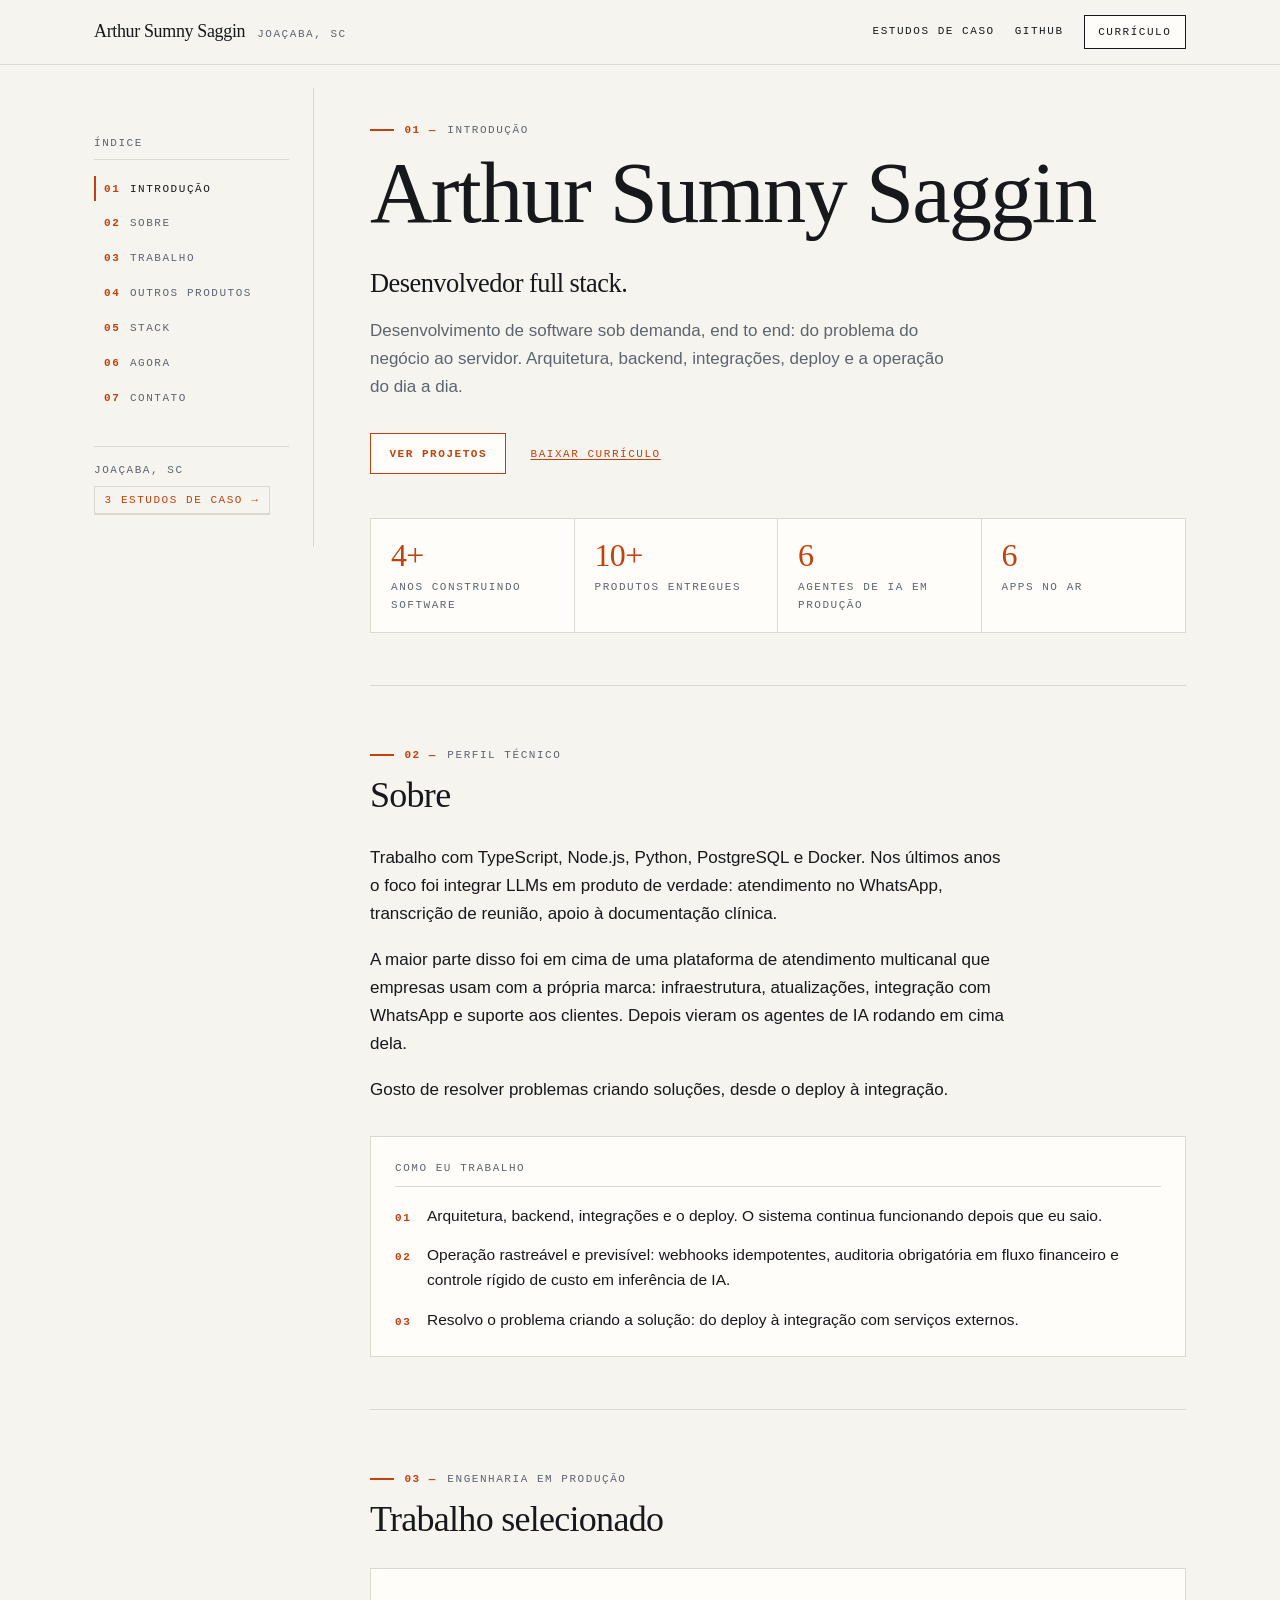
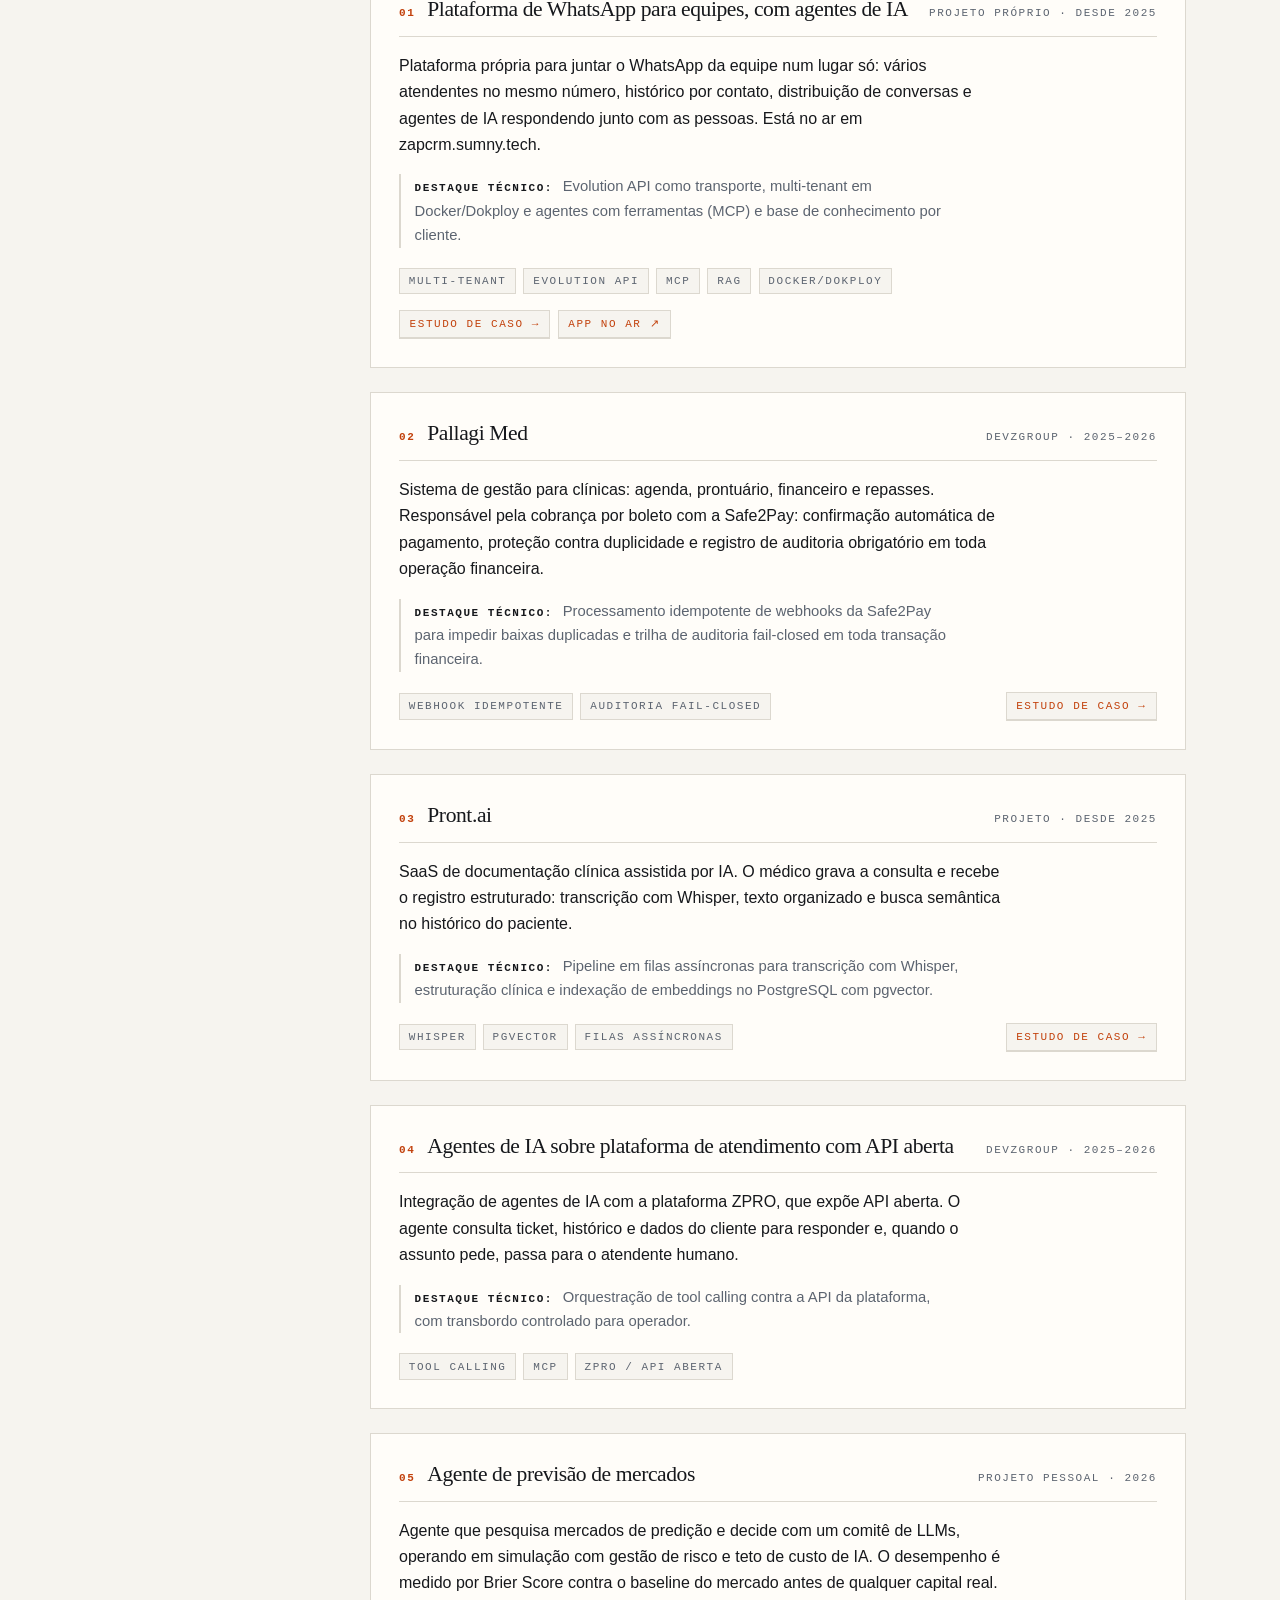
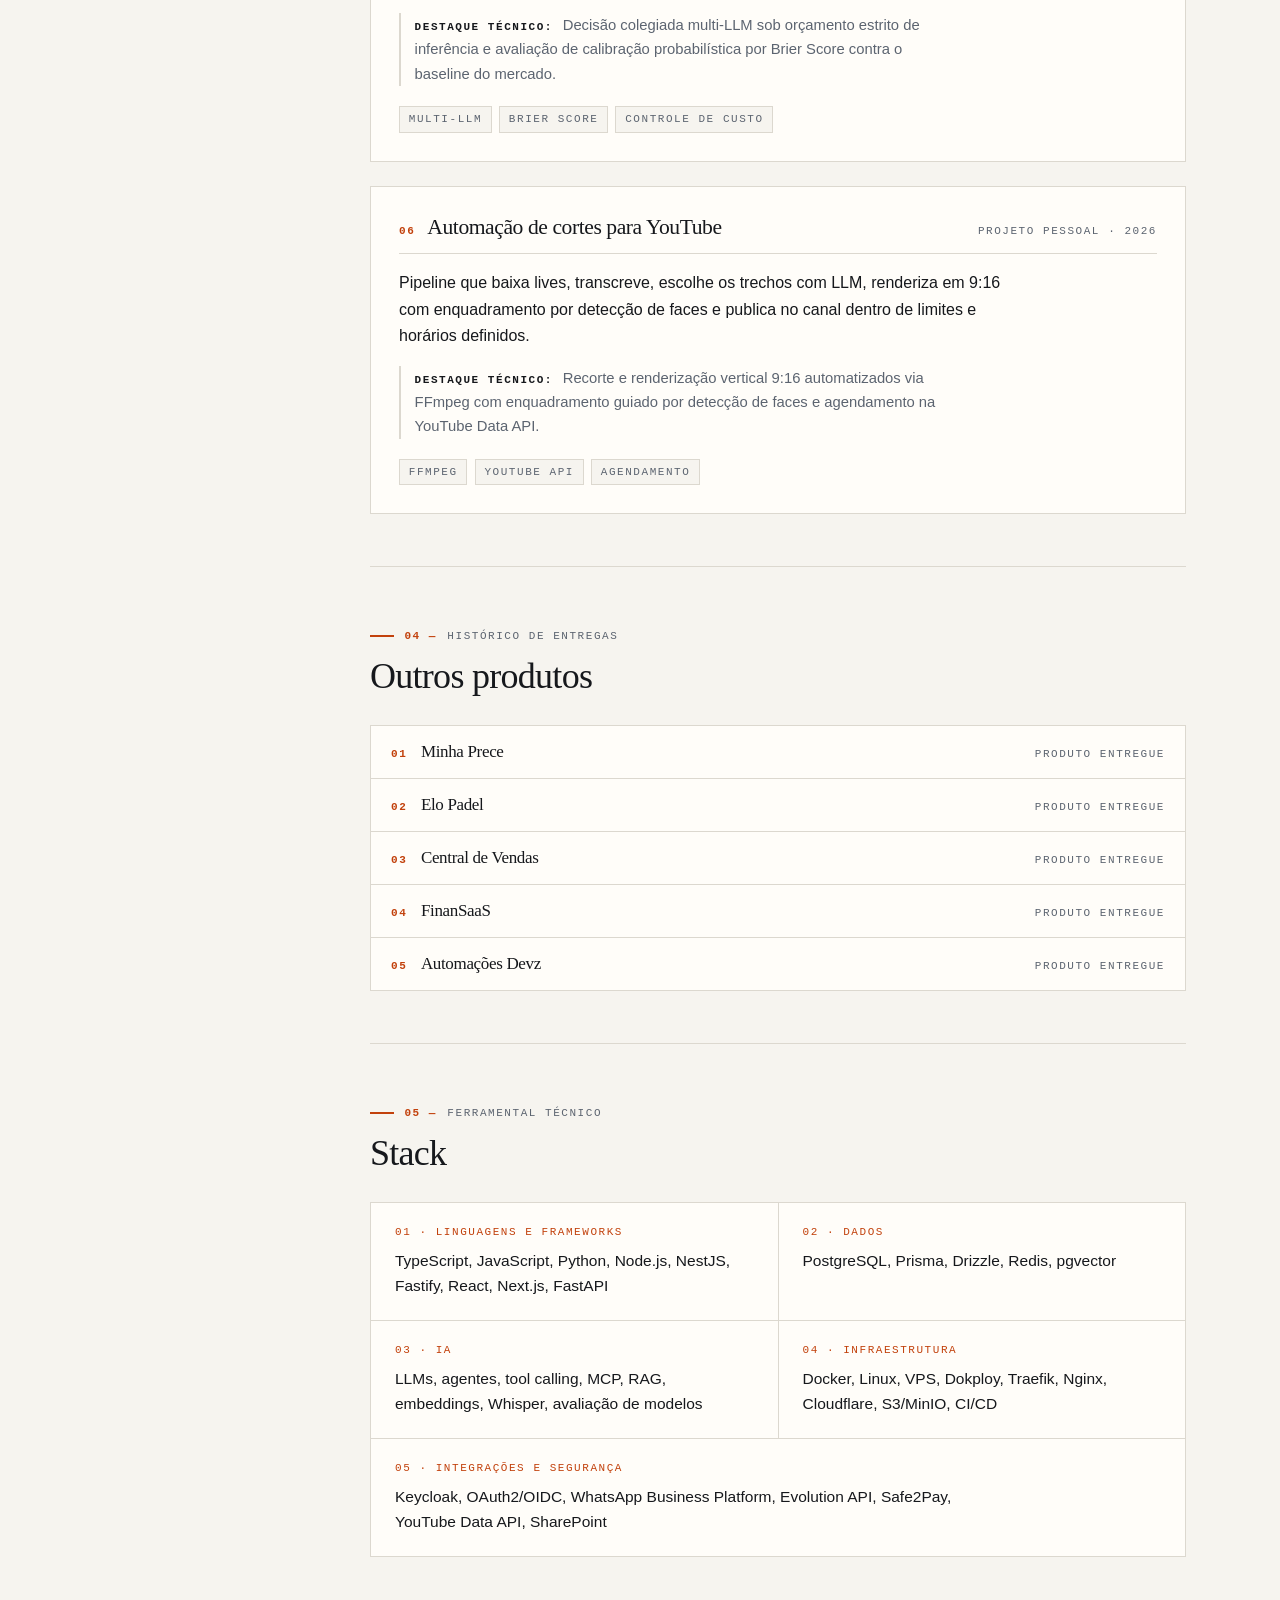
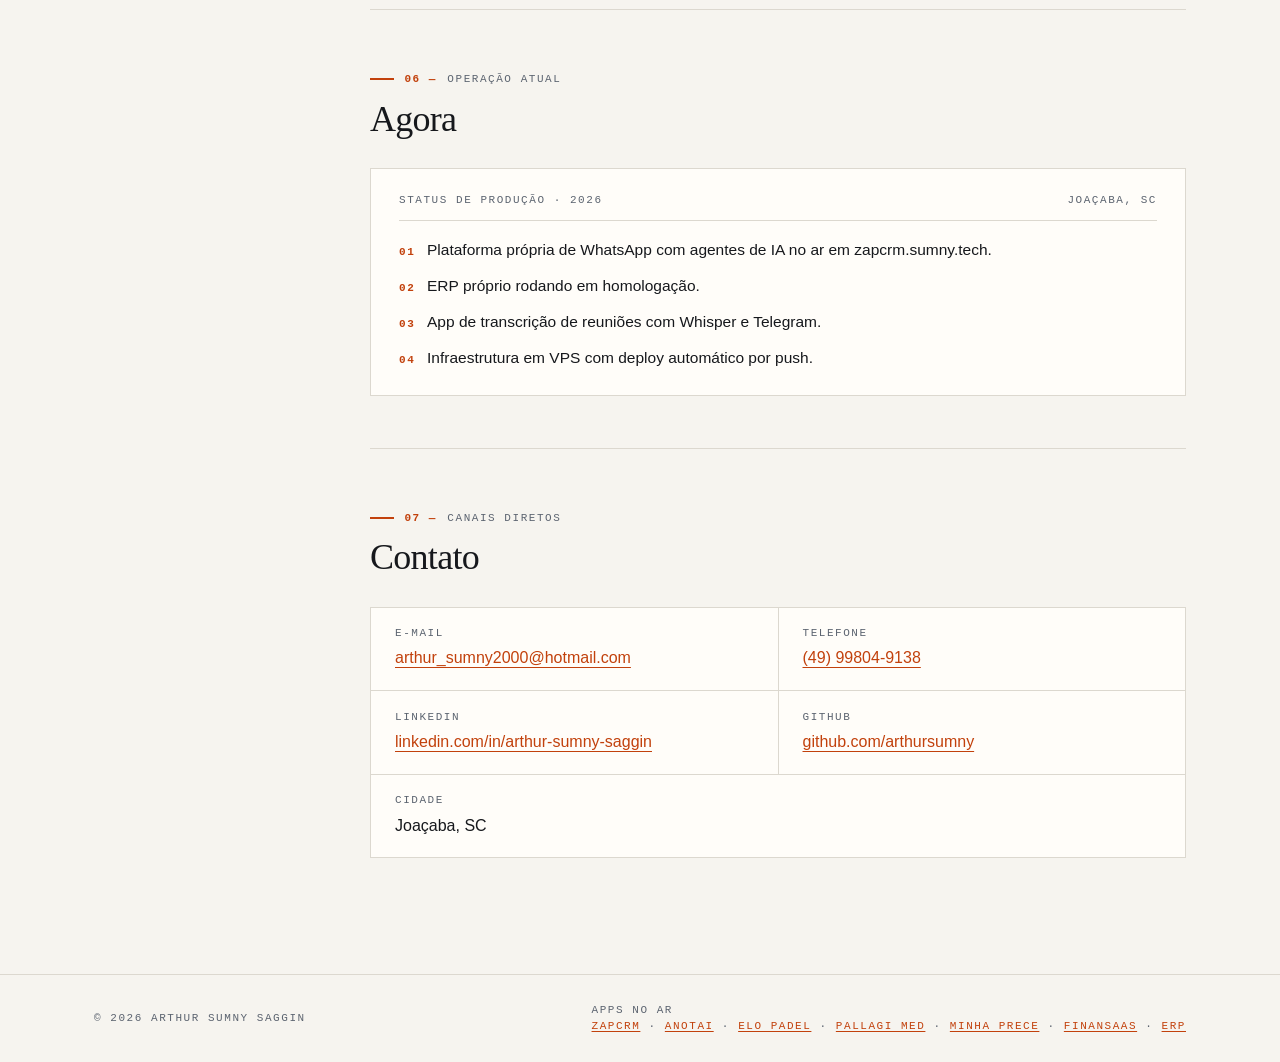
<file: index.html>
<!DOCTYPE html>
<html lang="pt-BR">
<head>
  <meta charset="utf-8">
  <meta name="viewport" content="width=device-width, initial-scale=1">
  <title>Arthur Sumny Saggin — Desenvolvedor Full Stack</title>
  <meta name="description" content="Desenvolvedor full stack. Sistemas em produção: arquitetura, backend, integrações, deploy e operação.">
  <meta property="og:title" content="Arthur Sumny Saggin — Desenvolvedor Full Stack">
  <meta property="og:description" content="Desenvolvedor full stack. Sistemas em produção: arquitetura, backend, integrações, deploy e operação.">
  <meta property="og:type" content="website">
  <meta property="og:url" content="https://sumny.tech/">
  <link rel="icon" type="image/svg+xml" href="data:image/svg+xml,%3Csvg xmlns='http://www.w3.org/2000/svg' viewBox='0 0 64 64'%3E%3Crect width='64' height='64' fill='%23F6F4EF'/%3E%3Crect x='2' y='2' width='60' height='60' fill='none' stroke='%2316181C' stroke-width='2'/%3E%3Cline x1='12' y1='50' x2='52' y2='50' stroke='%23C2410C' stroke-width='3'/%3E%3Ctext x='32' y='41' text-anchor='middle' font-family='Georgia, serif' font-size='26' fill='%2316181C'%3EAS%3C/text%3E%3C/svg%3E">
  <link rel="stylesheet" href="styles.css">
</head>
<body>
  <a class="skip-link" href="#conteudo-principal">Pular para o conteúdo</a>

  <header class="site-header">
    <div class="container header-inner">
      <div class="brand-group">
        <a class="brand-link" href="index.html">Arthur Sumny Saggin</a>
        <span class="brand-location">Joaçaba, SC</span>
      </div>

      <div class="header-actions">
        <a class="header-link" href="projetos.html">Estudos de caso</a>
        <a class="header-link" href="https://github.com/arthursumny" target="_blank" rel="noopener noreferrer">GitHub</a>
        <a class="btn-cv" href="assets/curriculo-arthur-sumny.pdf" download>Currículo</a>
        <button
          type="button"
          class="mobile-nav-toggle"
          aria-expanded="false"
          aria-controls="mobile-nav-panel"
          aria-label="Alternar índice de navegação"
        >
          Índice
        </button>
      </div>
    </div>

    <nav id="mobile-nav-panel" class="mobile-nav-panel" aria-label="Índice e navegação (mobile)">
      <div class="container mobile-nav-inner">
        <div class="mobile-nav-group">
          <span class="label-mono mobile-nav-heading">Índice do documento</span>
          <ul class="mobile-nav-list">
            <li><a class="mobile-nav-link" href="#introducao"><span class="index-num">01</span> Introdução</a></li>
            <li><a class="mobile-nav-link" href="#sobre"><span class="index-num">02</span> Sobre</a></li>
            <li><a class="mobile-nav-link" href="#projetos"><span class="index-num">03</span> Trabalho</a></li>
            <li><a class="mobile-nav-link" href="#outros-produtos"><span class="index-num">04</span> Outros produtos</a></li>
            <li><a class="mobile-nav-link" href="#stack"><span class="index-num">05</span> Stack</a></li>
            <li><a class="mobile-nav-link" href="#agora"><span class="index-num">06</span> Agora</a></li>
            <li><a class="mobile-nav-link" href="#contato"><span class="index-num">07</span> Contato</a></li>
          </ul>
        </div>

        <div class="mobile-nav-group mobile-nav-footer">
          <span class="label-mono mobile-nav-heading">Páginas &amp; Links</span>
          <div class="mobile-nav-actions">
            <a class="mobile-nav-action" href="projetos.html">Estudos de caso →</a>
            <a class="mobile-nav-action" href="https://github.com/arthursumny" target="_blank" rel="noopener noreferrer">GitHub ↗</a>
            <a class="mobile-nav-action mobile-nav-cv" href="assets/curriculo-arthur-sumny.pdf" download>Currículo (PDF) ↓</a>
          </div>
        </div>
      </div>
    </nav>
  </header>

  <div class="container workspace-grid">
    <aside class="sidebar-index" aria-label="Índice do documento">
      <span class="label-mono sidebar-title">Índice</span>
      <nav aria-label="Seções da página">
        <ul class="index-list">
          <li><a class="index-link" href="#introducao" aria-current="location"><span class="index-num">01</span> Introdução</a></li>
          <li><a class="index-link" href="#sobre"><span class="index-num">02</span> Sobre</a></li>
          <li><a class="index-link" href="#projetos"><span class="index-num">03</span> Trabalho</a></li>
          <li><a class="index-link" href="#outros-produtos"><span class="index-num">04</span> Outros produtos</a></li>
          <li><a class="index-link" href="#stack"><span class="index-num">05</span> Stack</a></li>
          <li><a class="index-link" href="#agora"><span class="index-num">06</span> Agora</a></li>
          <li><a class="index-link" href="#contato"><span class="index-num">07</span> Contato</a></li>
        </ul>
      </nav>
      <div class="sidebar-meta">
        <span class="label-mono">Joaçaba, SC</span>
        <a class="project-kbd-link" href="projetos.html">
          <kbd>3 estudos de caso →</kbd>
        </a>
      </div>
    </aside>

    <main id="conteudo-principal" class="content-column">
      <!-- 01 — Hero / Introdução -->
      <section id="introducao" class="doc-section" aria-labelledby="hero-heading">
        <div class="section-header">
          <div class="section-kicker">
            <span class="section-filet" aria-hidden="true"></span>
            <span class="section-number">01 —</span>
            <span>Introdução</span>
          </div>
          <h1 id="hero-heading" class="hero-name">Arthur Sumny Saggin</h1>
        </div>

        <p class="hero-positioning">
          Desenvolvedor full stack.
        </p>
        <p class="hero-support">
          Desenvolvimento de software sob demanda, end to end: do problema do negócio ao servidor. Arquitetura, backend, integrações, deploy e a operação do dia a dia.
        </p>

        <div class="hero-links">
          <a class="link-primary" href="#projetos">Ver projetos</a>
          <a class="link-secondary" href="assets/curriculo-arthur-sumny.pdf" download>Baixar currículo</a>
        </div>

        <dl class="metrics-strip" aria-label="Indicadores de experiência">
          <div class="metric-cell">
            <dt class="metric-value">4+</dt>
            <dd class="metric-label">anos construindo software</dd>
          </div>
          <div class="metric-cell">
            <dt class="metric-value">10+</dt>
            <dd class="metric-label">produtos entregues</dd>
          </div>
          <div class="metric-cell">
            <dt class="metric-value">6</dt>
            <dd class="metric-label">agentes de IA em produção</dd>
          </div>
          <div class="metric-cell">
            <dt class="metric-value">6</dt>
            <dd class="metric-label">apps no ar</dd>
          </div>
        </dl>
      </section>

      <!-- 02 — Sobre -->
      <section id="sobre" class="doc-section" aria-labelledby="sobre-heading">
        <div class="section-header">
          <div class="section-kicker">
            <span class="section-filet" aria-hidden="true"></span>
            <span class="section-number">02 —</span>
            <span>Perfil técnico</span>
          </div>
          <h2 id="sobre-heading" class="section-title">Sobre</h2>
        </div>

        <div class="prose-block">
          <p>
            Trabalho com TypeScript, Node.js, Python, PostgreSQL e Docker. Nos últimos anos o foco foi integrar LLMs em produto de verdade: atendimento no WhatsApp, transcrição de reunião, apoio à documentação clínica.
          </p>
          <p>
            A maior parte disso foi em cima de uma plataforma de atendimento multicanal que empresas usam com a própria marca: infraestrutura, atualizações, integração com WhatsApp e suporte aos clientes. Depois vieram os agentes de IA rodando em cima dela.
          </p>
          <p>Gosto de resolver problemas criando soluções, desde o deploy à integração.</p>
        </div>

        <div class="work-principles">
          <span class="label-mono work-principles-title">Como eu trabalho</span>
          <ol class="principles-list">
            <li class="principles-item">
              <span class="principles-num">01</span>
              <span>Arquitetura, backend, integrações e o deploy. O sistema continua funcionando depois que eu saio.</span>
            </li>
            <li class="principles-item">
              <span class="principles-num">02</span>
              <span>Operação rastreável e previsível: webhooks idempotentes, auditoria obrigatória em fluxo financeiro e controle rígido de custo em inferência de IA.</span>
            </li>
            <li class="principles-item">
              <span class="principles-num">03</span>
              <span>Resolvo o problema criando a solução: do deploy à integração com serviços externos.</span>
            </li>
          </ol>
        </div>
      </section>

      <!-- 03 — Trabalho selecionado -->
      <section id="projetos" class="doc-section" aria-labelledby="projetos-heading">
        <div class="section-header">
          <div class="section-kicker">
            <span class="section-filet" aria-hidden="true"></span>
            <span class="section-number">03 —</span>
            <span>Engenharia em produção</span>
          </div>
          <h2 id="projetos-heading" class="section-title">Trabalho selecionado</h2>
        </div>

        <div class="projects-list">
          <!-- Projeto 01 -->
          <article class="project-card">
            <div class="project-top">
              <div class="project-heading-group">
                <span class="project-index">01</span>
                <h3 class="project-title">Plataforma de WhatsApp para equipes, com agentes de IA</h3>
              </div>
              <span class="project-period">Projeto próprio · desde 2025</span>
            </div>
            <p class="project-description">
              Plataforma própria para juntar o WhatsApp da equipe num lugar só: vários atendentes no mesmo número, histórico por contato, distribuição de conversas e agentes de IA respondendo junto com as pessoas. Está no ar em zapcrm.sumny.tech.
            </p>
            <p class="project-highlight">
              <strong>Destaque técnico:</strong> Evolution API como transporte, multi-tenant em Docker/Dokploy e agentes com ferramentas (MCP) e base de conhecimento por cliente.
            </p>
            <div class="project-footer">
              <ul class="tag-list" aria-label="Tecnologias e conceitos">
                <li class="tag-item">multi-tenant</li>
                <li class="tag-item">Evolution API</li>
                <li class="tag-item">MCP</li>
                <li class="tag-item">RAG</li>
                <li class="tag-item">Docker/Dokploy</li>
              </ul>
              <div class="tag-list">
                <a class="project-kbd-link" href="projetos.html#plataforma-multicanal">
                  <kbd>estudo de caso →</kbd>
                </a>
                <a class="project-kbd-link" href="https://zapcrm.sumny.tech" target="_blank" rel="noopener noreferrer">
                  <kbd>app no ar ↗</kbd>
                </a>
              </div>
            </div>
          </article>

          <!-- Projeto 02 -->
          <article class="project-card">
            <div class="project-top">
              <div class="project-heading-group">
                <span class="project-index">02</span>
                <h3 class="project-title">Pallagi Med</h3>
              </div>
              <span class="project-period">DevzGroup · 2025–2026</span>
            </div>
            <p class="project-description">
              Sistema de gestão para clínicas: agenda, prontuário, financeiro e repasses. Responsável pela cobrança por boleto com a Safe2Pay: confirmação automática de pagamento, proteção contra duplicidade e registro de auditoria obrigatório em toda operação financeira.
            </p>
            <p class="project-highlight">
              <strong>Destaque técnico:</strong> Processamento idempotente de webhooks da Safe2Pay para impedir baixas duplicadas e trilha de auditoria fail-closed em toda transação financeira.
            </p>
            <div class="project-footer">
              <ul class="tag-list" aria-label="Tecnologias e conceitos">
                <li class="tag-item">webhook idempotente</li>
                <li class="tag-item">auditoria fail-closed</li>
              </ul>
              <a class="project-kbd-link" href="projetos.html#pallagi-med">
                <kbd>estudo de caso →</kbd>
              </a>
            </div>
          </article>

          <!-- Projeto 03 -->
          <article class="project-card">
            <div class="project-top">
              <div class="project-heading-group">
                <span class="project-index">03</span>
                <h3 class="project-title">Pront.ai</h3>
              </div>
              <span class="project-period">Projeto · desde 2025</span>
            </div>
            <p class="project-description">
              SaaS de documentação clínica assistida por IA. O médico grava a consulta e recebe o registro estruturado: transcrição com Whisper, texto organizado e busca semântica no histórico do paciente.
            </p>
            <p class="project-highlight">
              <strong>Destaque técnico:</strong> Pipeline em filas assíncronas para transcrição com Whisper, estruturação clínica e indexação de embeddings no PostgreSQL com pgvector.
            </p>
            <div class="project-footer">
              <ul class="tag-list" aria-label="Tecnologias e conceitos">
                <li class="tag-item">Whisper</li>
                <li class="tag-item">pgvector</li>
                <li class="tag-item">filas assíncronas</li>
              </ul>
              <a class="project-kbd-link" href="projetos.html#pront-ai">
                <kbd>estudo de caso →</kbd>
              </a>
            </div>
          </article>

          <!-- Projeto 04 -->
          <article class="project-card">
            <div class="project-top">
              <div class="project-heading-group">
                <span class="project-index">04</span>
                <h3 class="project-title">Agentes de IA sobre plataforma de atendimento com API aberta</h3>
              </div>
              <span class="project-period">DevzGroup · 2025–2026</span>
            </div>
            <p class="project-description">
              Integração de agentes de IA com a plataforma ZPRO, que expõe API aberta. O agente consulta ticket, histórico e dados do cliente para responder e, quando o assunto pede, passa para o atendente humano.
            </p>
            <p class="project-highlight">
              <strong>Destaque técnico:</strong> Orquestração de tool calling contra a API da plataforma, com transbordo controlado para operador.
            </p>
            <div class="project-footer">
              <ul class="tag-list" aria-label="Tecnologias e conceitos">
                <li class="tag-item">tool calling</li>
                <li class="tag-item">MCP</li>
                <li class="tag-item">ZPRO / API aberta</li>
              </ul>
            </div>
          </article>

          <!-- Projeto 05 -->
          <article class="project-card">
            <div class="project-top">
              <div class="project-heading-group">
                <span class="project-index">05</span>
                <h3 class="project-title">Agente de previsão de mercados</h3>
              </div>
              <span class="project-period">Projeto pessoal · 2026</span>
            </div>
            <p class="project-description">
              Agente que pesquisa mercados de predição e decide com um comitê de LLMs, operando em simulação com gestão de risco e teto de custo de IA. O desempenho é medido por Brier Score contra o baseline do mercado antes de qualquer capital real.
            </p>
            <p class="project-highlight">
              <strong>Destaque técnico:</strong> Decisão colegiada multi-LLM sob orçamento estrito de inferência e avaliação de calibração probabilística por Brier Score contra o baseline do mercado.
            </p>
            <div class="project-footer">
              <ul class="tag-list" aria-label="Tecnologias e conceitos">
                <li class="tag-item">multi-LLM</li>
                <li class="tag-item">Brier Score</li>
                <li class="tag-item">controle de custo</li>
              </ul>
            </div>
          </article>

          <!-- Projeto 06 -->
          <article class="project-card">
            <div class="project-top">
              <div class="project-heading-group">
                <span class="project-index">06</span>
                <h3 class="project-title">Automação de cortes para YouTube</h3>
              </div>
              <span class="project-period">Projeto pessoal · 2026</span>
            </div>
            <p class="project-description">
              Pipeline que baixa lives, transcreve, escolhe os trechos com LLM, renderiza em 9:16 com enquadramento por detecção de faces e publica no canal dentro de limites e horários definidos.
            </p>
            <p class="project-highlight">
              <strong>Destaque técnico:</strong> Recorte e renderização vertical 9:16 automatizados via FFmpeg com enquadramento guiado por detecção de faces e agendamento na YouTube Data API.
            </p>
            <div class="project-footer">
              <ul class="tag-list" aria-label="Tecnologias e conceitos">
                <li class="tag-item">FFmpeg</li>
                <li class="tag-item">YouTube API</li>
                <li class="tag-item">agendamento</li>
              </ul>
            </div>
          </article>
        </div>
      </section>

      <!-- 04 — Outros produtos -->
      <section id="outros-produtos" class="doc-section" aria-labelledby="outros-heading">
        <div class="section-header">
          <div class="section-kicker">
            <span class="section-filet" aria-hidden="true"></span>
            <span class="section-number">04 —</span>
            <span>Histórico de entregas</span>
          </div>
          <h2 id="outros-heading" class="section-title">Outros produtos</h2>
        </div>

        <ul class="compact-products">
          <li class="compact-product-row">
            <div class="compact-product-main">
              <span class="project-index">01</span>
              <span class="compact-product-name">Minha Prece</span>
            </div>
            <span class="label-mono">Produto entregue</span>
          </li>
          <li class="compact-product-row">
            <div class="compact-product-main">
              <span class="project-index">02</span>
              <span class="compact-product-name">Elo Padel</span>
            </div>
            <span class="label-mono">Produto entregue</span>
          </li>
          <li class="compact-product-row">
            <div class="compact-product-main">
              <span class="project-index">03</span>
              <span class="compact-product-name">Central de Vendas</span>
            </div>
            <span class="label-mono">Produto entregue</span>
          </li>
          <li class="compact-product-row">
            <div class="compact-product-main">
              <span class="project-index">04</span>
              <span class="compact-product-name">FinanSaaS</span>
            </div>
            <span class="label-mono">Produto entregue</span>
          </li>
          <li class="compact-product-row">
            <div class="compact-product-main">
              <span class="project-index">05</span>
              <span class="compact-product-name">Automações Devz</span>
            </div>
            <span class="label-mono">Produto entregue</span>
          </li>
        </ul>
      </section>

      <!-- 05 — Stack -->
      <section id="stack" class="doc-section" aria-labelledby="stack-heading">
        <div class="section-header">
          <div class="section-kicker">
            <span class="section-filet" aria-hidden="true"></span>
            <span class="section-number">05 —</span>
            <span>Ferramental técnico</span>
          </div>
          <h2 id="stack-heading" class="section-title">Stack</h2>
        </div>

        <div class="stack-grid">
          <div class="stack-block">
            <span class="label-mono stack-category">01 · Linguagens e frameworks</span>
            <p class="stack-items">TypeScript, JavaScript, Python, Node.js, NestJS, Fastify, React, Next.js, FastAPI</p>
          </div>
          <div class="stack-block">
            <span class="label-mono stack-category">02 · Dados</span>
            <p class="stack-items">PostgreSQL, Prisma, Drizzle, Redis, pgvector</p>
          </div>
          <div class="stack-block">
            <span class="label-mono stack-category">03 · IA</span>
            <p class="stack-items">LLMs, agentes, tool calling, MCP, RAG, embeddings, Whisper, avaliação de modelos</p>
          </div>
          <div class="stack-block">
            <span class="label-mono stack-category">04 · Infraestrutura</span>
            <p class="stack-items">Docker, Linux, VPS, Dokploy, Traefik, Nginx, Cloudflare, S3/MinIO, CI/CD</p>
          </div>
          <div class="stack-block stack-block--wide">
            <span class="label-mono stack-category">05 · Integrações e segurança</span>
            <p class="stack-items">Keycloak, OAuth2/OIDC, WhatsApp Business Platform, Evolution API, Safe2Pay, YouTube Data API, SharePoint</p>
          </div>
        </div>
      </section>

      <!-- 06 — Agora -->
      <section id="agora" class="doc-section" aria-labelledby="agora-heading">
        <div class="section-header">
          <div class="section-kicker">
            <span class="section-filet" aria-hidden="true"></span>
            <span class="section-number">06 —</span>
            <span>Operação atual</span>
          </div>
          <h2 id="agora-heading" class="section-title">Agora</h2>
        </div>

        <div class="now-card">
          <div class="now-header">
            <span class="label-mono">Status de produção · 2026</span>
            <span class="label-mono">Joaçaba, SC</span>
          </div>
          <ul class="now-list">
            <li class="now-item">
              <span class="now-marker">01</span>
              <span>Plataforma própria de WhatsApp com agentes de IA no ar em zapcrm.sumny.tech.</span>
            </li>
            <li class="now-item">
              <span class="now-marker">02</span>
              <span>ERP próprio rodando em homologação.</span>
            </li>
            <li class="now-item">
              <span class="now-marker">03</span>
              <span>App de transcrição de reuniões com Whisper e Telegram.</span>
            </li>
            <li class="now-item">
              <span class="now-marker">04</span>
              <span>Infraestrutura em VPS com deploy automático por push.</span>
            </li>
          </ul>
        </div>
      </section>

      <!-- 07 — Contato -->
      <section id="contato" class="doc-section" aria-labelledby="contato-heading">
        <div class="section-header">
          <div class="section-kicker">
            <span class="section-filet" aria-hidden="true"></span>
            <span class="section-number">07 —</span>
            <span>Canais diretos</span>
          </div>
          <h2 id="contato-heading" class="section-title">Contato</h2>
        </div>

        <dl class="contact-dl">
          <div class="contact-item">
            <dt class="label-mono">E-mail</dt>
            <dd class="contact-dd">
              <a href="mailto:arthur_sumny2000@hotmail.com">arthur_sumny2000@hotmail.com</a>
            </dd>
          </div>
          <div class="contact-item">
            <dt class="label-mono">Telefone</dt>
            <dd class="contact-dd">
              <a href="tel:+5549998049138">(49) 99804-9138</a>
            </dd>
          </div>
          <div class="contact-item">
            <dt class="label-mono">LinkedIn</dt>
            <dd class="contact-dd">
              <a href="https://linkedin.com/in/arthur-sumny-saggin" target="_blank" rel="noopener noreferrer">linkedin.com/in/arthur-sumny-saggin</a>
            </dd>
          </div>
          <div class="contact-item">
            <dt class="label-mono">GitHub</dt>
            <dd class="contact-dd">
              <a href="https://github.com/arthursumny" target="_blank" rel="noopener noreferrer">github.com/arthursumny</a>
            </dd>
          </div>
          <div class="contact-item contact-item--full">
            <dt class="label-mono">Cidade</dt>
            <dd class="contact-dd">Joaçaba, SC</dd>
          </div>
        </dl>
      </section>
    </main>
  </div>

  <footer class="site-footer">
    <div class="container footer-inner">
      <span class="label-mono">© 2026 Arthur Sumny Saggin</span>
      <div>
        <div class="label-mono">apps no ar</div>
        <div class="label-mono">
          <a href="https://zapcrm.sumny.tech" target="_blank" rel="noopener noreferrer">ZapCRM</a> ·
          <a href="https://anotai.sumny.tech" target="_blank" rel="noopener noreferrer">AnotAI</a> ·
          <a href="https://elopadel.sumny.tech" target="_blank" rel="noopener noreferrer">Elo Padel</a> ·
          <a href="https://palaggi.devz.app.br" target="_blank" rel="noopener noreferrer">Pallagi Med</a> ·
          <a href="https://minhaprece.com.br" target="_blank" rel="noopener noreferrer">Minha Prece</a> ·
          <a href="https://finansaas.online" target="_blank" rel="noopener noreferrer">FinanSaas</a> ·
          <a href="https://erp.sumny.tech" target="_blank" rel="noopener noreferrer">ERP</a>
        </div>
      </div>
    </div>
  </footer>

  <script src="script.js" defer></script>
</body>
</html>
</file>
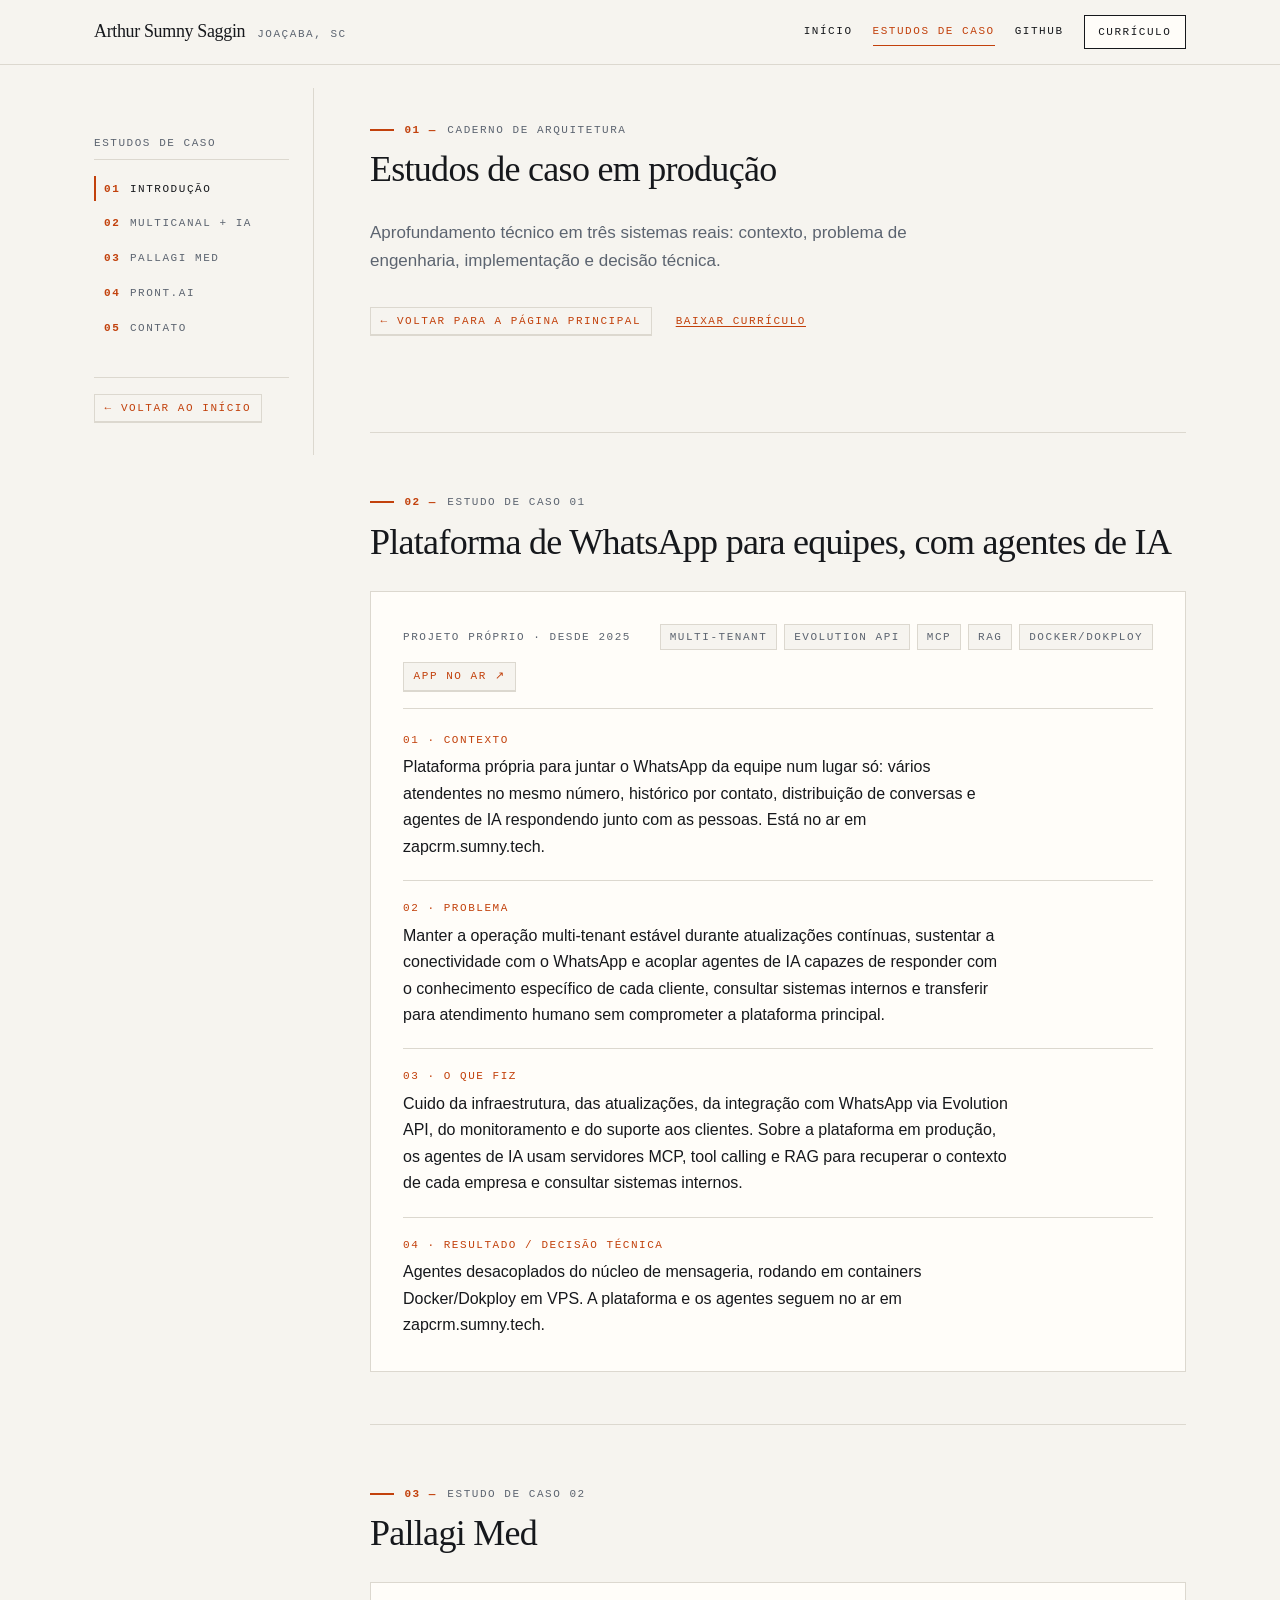
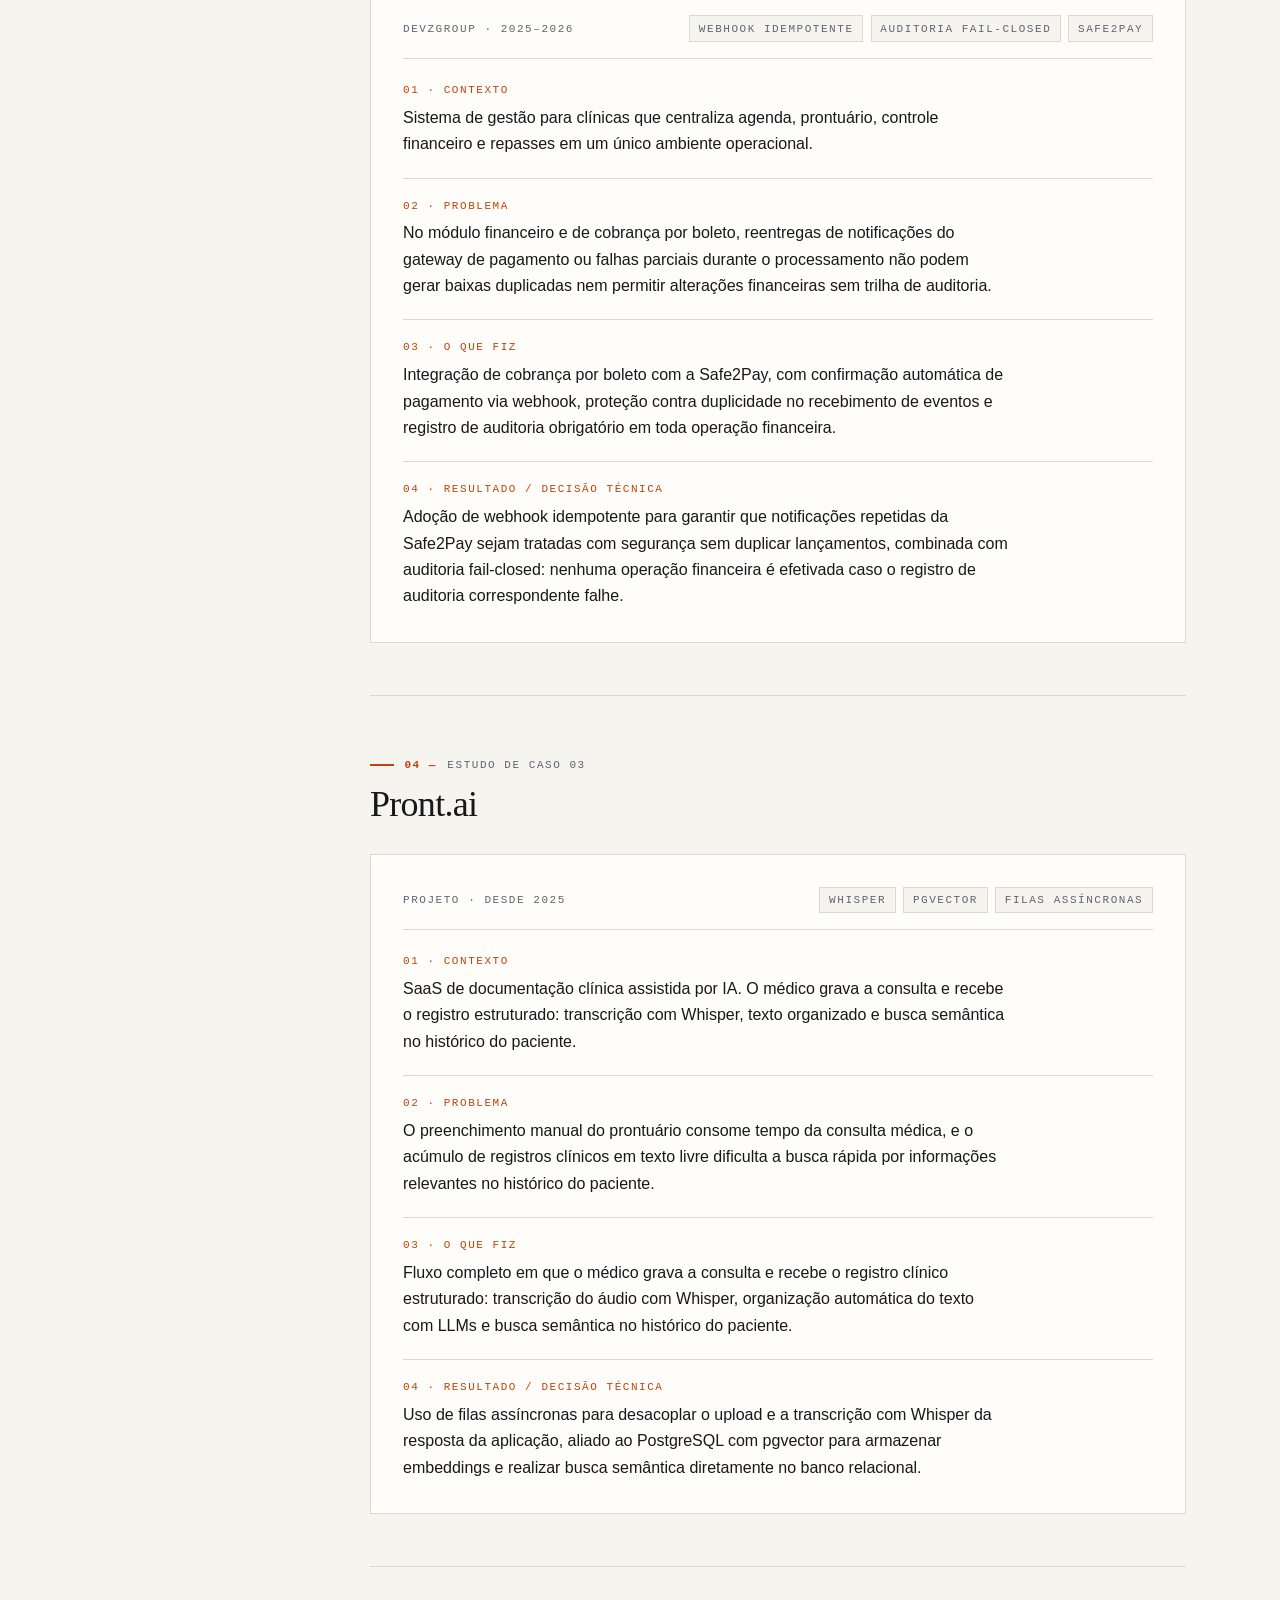
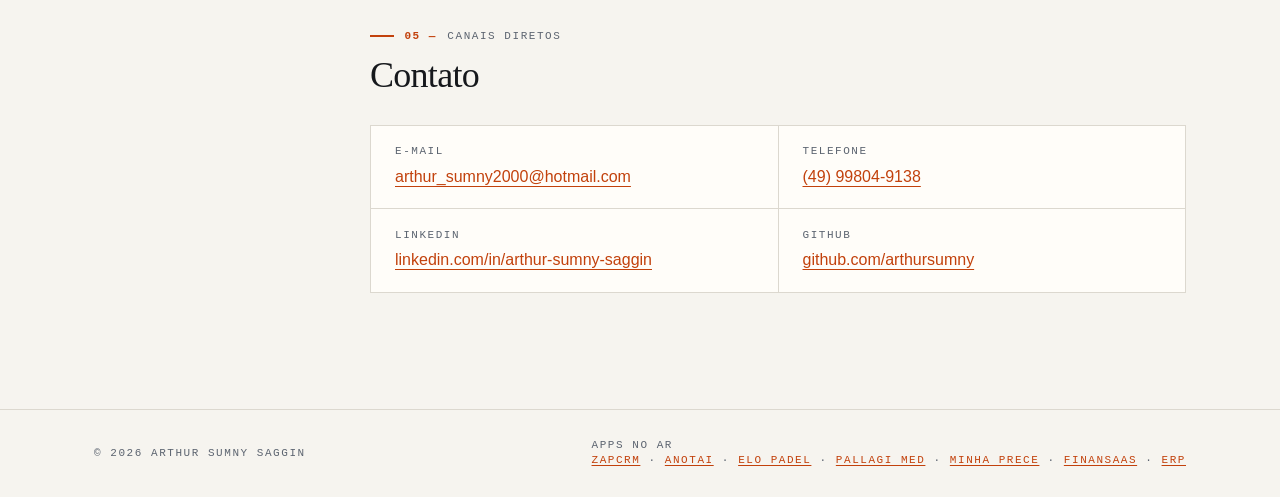
<file: projetos.html>
<!DOCTYPE html>
<html lang="pt-BR">
<head>
  <meta charset="utf-8">
  <meta name="viewport" content="width=device-width, initial-scale=1">
  <title>Estudos de Caso — Arthur Sumny Saggin</title>
  <meta name="description" content="Estudos de caso técnicos de Arthur Sumny Saggin: Plataforma de WhatsApp para equipes, com agentes de IA, Pallagi Med e Pront.ai.">
  <meta property="og:title" content="Estudos de Caso — Arthur Sumny Saggin">
  <meta property="og:description" content="Aprofundamento técnico em 3 projetos em produção: Plataforma de WhatsApp para equipes, com agentes de IA, Pallagi Med e Pront.ai.">
  <meta property="og:type" content="website">
  <meta property="og:url" content="https://sumny.tech/projetos.html">
  <link rel="icon" type="image/svg+xml" href="data:image/svg+xml,%3Csvg xmlns='http://www.w3.org/2000/svg' viewBox='0 0 64 64'%3E%3Crect width='64' height='64' fill='%23F6F4EF'/%3E%3Crect x='2' y='2' width='60' height='60' fill='none' stroke='%2316181C' stroke-width='2'/%3E%3Cline x1='12' y1='50' x2='52' y2='50' stroke='%23C2410C' stroke-width='3'/%3E%3Ctext x='32' y='41' text-anchor='middle' font-family='Georgia, serif' font-size='26' fill='%2316181C'%3EAS%3C/text%3E%3C/svg%3E">
  <link rel="stylesheet" href="styles.css">
</head>
<body>
  <a class="skip-link" href="#conteudo-principal">Pular para o conteúdo</a>

  <header class="site-header">
    <div class="container header-inner">
      <div class="brand-group">
        <a class="brand-link" href="index.html">Arthur Sumny Saggin</a>
        <span class="brand-location">Joaçaba, SC</span>
      </div>

      <div class="header-actions">
        <a class="header-link" href="index.html">Início</a>
        <a class="header-link" href="projetos.html" aria-current="page">Estudos de caso</a>
        <a class="header-link" href="https://github.com/arthursumny" target="_blank" rel="noopener noreferrer">GitHub</a>
        <a class="btn-cv" href="assets/curriculo-arthur-sumny.pdf" download>Currículo</a>
        <button
          type="button"
          class="mobile-nav-toggle"
          aria-expanded="false"
          aria-controls="mobile-nav-panel"
          aria-label="Alternar índice de navegação"
        >
          Índice
        </button>
      </div>
    </div>

    <nav id="mobile-nav-panel" class="mobile-nav-panel" aria-label="Índice e navegação de casos (mobile)">
      <div class="container mobile-nav-inner">
        <div class="mobile-nav-group">
          <span class="label-mono mobile-nav-heading">Casos técnicos</span>
          <ul class="mobile-nav-list">
            <li><a class="mobile-nav-link" href="#introducao"><span class="index-num">01</span> Visão geral</a></li>
            <li><a class="mobile-nav-link" href="#plataforma-multicanal"><span class="index-num">02</span> Multicanal + IA</a></li>
            <li><a class="mobile-nav-link" href="#pallagi-med"><span class="index-num">03</span> Pallagi Med</a></li>
            <li><a class="mobile-nav-link" href="#pront-ai"><span class="index-num">04</span> Pront.ai</a></li>
            <li><a class="mobile-nav-link" href="#contato"><span class="index-num">05</span> Contato</a></li>
          </ul>
        </div>

        <div class="mobile-nav-group mobile-nav-footer">
          <span class="label-mono mobile-nav-heading">Páginas &amp; Links</span>
          <div class="mobile-nav-actions">
            <a class="mobile-nav-action" href="index.html">← Início</a>
            <a class="mobile-nav-action" href="https://github.com/arthursumny" target="_blank" rel="noopener noreferrer">GitHub ↗</a>
            <a class="mobile-nav-action mobile-nav-cv" href="assets/curriculo-arthur-sumny.pdf" download>Currículo (PDF) ↓</a>
          </div>
        </div>
      </div>
    </nav>
  </header>

  <div class="container workspace-grid">
    <aside class="sidebar-index" aria-label="Índice de estudos de caso">
      <span class="label-mono sidebar-title">Estudos de caso</span>
      <nav aria-label="Casos técnicos">
        <ul class="index-list">
          <li><a class="index-link" href="#introducao" aria-current="location"><span class="index-num">01</span> Introdução</a></li>
          <li><a class="index-link" href="#plataforma-multicanal"><span class="index-num">02</span> Multicanal + IA</a></li>
          <li><a class="index-link" href="#pallagi-med"><span class="index-num">03</span> Pallagi Med</a></li>
          <li><a class="index-link" href="#pront-ai"><span class="index-num">04</span> Pront.ai</a></li>
          <li><a class="index-link" href="#contato"><span class="index-num">05</span> Contato</a></li>
        </ul>
      </nav>
      <div class="sidebar-meta">
        <a class="project-kbd-link" href="index.html">
          <kbd>← voltar ao início</kbd>
        </a>
      </div>
    </aside>

    <main id="conteudo-principal" class="content-column">
      <!-- 01 — Introdução -->
      <section id="introducao" class="doc-section" aria-labelledby="page-heading">
        <div class="section-header">
          <div class="section-kicker">
            <span class="section-filet" aria-hidden="true"></span>
            <span class="section-number">01 —</span>
            <span>Caderno de arquitetura</span>
          </div>
          <h1 id="page-heading" class="section-title">Estudos de caso em produção</h1>
        </div>

        <p class="hero-support">
          Aprofundamento técnico em três sistemas reais: contexto, problema de engenharia, implementação e decisão técnica.
        </p>

        <div class="hero-links">
          <a class="project-kbd-link" href="index.html">
            <kbd>← voltar para a página principal</kbd>
          </a>
          <a class="link-secondary" href="assets/curriculo-arthur-sumny.pdf" download>Baixar currículo</a>
        </div>
      </section>

      <!-- 02 — Caso 1: Plataforma de WhatsApp para equipes, com agentes de IA -->
      <section id="plataforma-multicanal" class="doc-section" aria-labelledby="caso-1-heading">
        <div class="section-header">
          <div class="section-kicker">
            <span class="section-filet" aria-hidden="true"></span>
            <span class="section-number">02 —</span>
            <span>Estudo de caso 01</span>
          </div>
          <h2 id="caso-1-heading" class="section-title">Plataforma de WhatsApp para equipes, com agentes de IA</h2>
        </div>

        <article class="case-study">
          <div class="case-meta-bar">
            <span class="project-period">Projeto próprio · desde 2025</span>
            <ul class="tag-list" aria-label="Tecnologias do caso">
              <li class="tag-item">multi-tenant</li>
              <li class="tag-item">Evolution API</li>
              <li class="tag-item">MCP</li>
              <li class="tag-item">RAG</li>
              <li class="tag-item">Docker/Dokploy</li>
            </ul>
            <a class="project-kbd-link" href="https://zapcrm.sumny.tech" target="_blank" rel="noopener noreferrer">
              <kbd>app no ar ↗</kbd>
            </a>
          </div>

          <div class="case-steps">
            <div class="case-step">
              <span class="label-mono case-step-label">01 · Contexto</span>
              <p>
                Plataforma própria para juntar o WhatsApp da equipe num lugar só: vários atendentes no mesmo número, histórico por contato, distribuição de conversas e agentes de IA respondendo junto com as pessoas. Está no ar em zapcrm.sumny.tech.
              </p>
            </div>

            <div class="case-step">
              <span class="label-mono case-step-label">02 · Problema</span>
              <p>
                Manter a operação multi-tenant estável durante atualizações contínuas, sustentar a conectividade com o WhatsApp e acoplar agentes de IA capazes de responder com o conhecimento específico de cada cliente, consultar sistemas internos e transferir para atendimento humano sem comprometer a plataforma principal.
              </p>
            </div>

            <div class="case-step">
              <span class="label-mono case-step-label">03 · O que fiz</span>
              <p>
                Cuido da infraestrutura, das atualizações, da integração com WhatsApp via Evolution API, do monitoramento e do suporte aos clientes. Sobre a plataforma em produção, os agentes de IA usam servidores MCP, tool calling e RAG para recuperar o contexto de cada empresa e consultar sistemas internos.
              </p>
            </div>

            <div class="case-step">
              <span class="label-mono case-step-label">04 · Resultado / Decisão técnica</span>
              <p>
                Agentes desacoplados do núcleo de mensageria, rodando em containers Docker/Dokploy em VPS. A plataforma e os agentes seguem no ar em zapcrm.sumny.tech.
              </p>
            </div>
          </div>
        </article>
      </section>

      <!-- 03 — Caso 2: Pallagi Med -->
      <section id="pallagi-med" class="doc-section" aria-labelledby="caso-2-heading">
        <div class="section-header">
          <div class="section-kicker">
            <span class="section-filet" aria-hidden="true"></span>
            <span class="section-number">03 —</span>
            <span>Estudo de caso 02</span>
          </div>
          <h2 id="caso-2-heading" class="section-title">Pallagi Med</h2>
        </div>

        <article class="case-study">
          <div class="case-meta-bar">
            <span class="project-period">DevzGroup · 2025–2026</span>
            <ul class="tag-list" aria-label="Tecnologias do caso">
              <li class="tag-item">webhook idempotente</li>
              <li class="tag-item">auditoria fail-closed</li>
              <li class="tag-item">Safe2Pay</li>
            </ul>
          </div>

          <div class="case-steps">
            <div class="case-step">
              <span class="label-mono case-step-label">01 · Contexto</span>
              <p>
                Sistema de gestão para clínicas que centraliza agenda, prontuário, controle financeiro e repasses em um único ambiente operacional.
              </p>
            </div>

            <div class="case-step">
              <span class="label-mono case-step-label">02 · Problema</span>
              <p>
                No módulo financeiro e de cobrança por boleto, reentregas de notificações do gateway de pagamento ou falhas parciais durante o processamento não podem gerar baixas duplicadas nem permitir alterações financeiras sem trilha de auditoria.
              </p>
            </div>

            <div class="case-step">
              <span class="label-mono case-step-label">03 · O que fiz</span>
              <p>
                Integração de cobrança por boleto com a Safe2Pay, com confirmação automática de pagamento via webhook, proteção contra duplicidade no recebimento de eventos e registro de auditoria obrigatório em toda operação financeira.
              </p>
            </div>

            <div class="case-step">
              <span class="label-mono case-step-label">04 · Resultado / Decisão técnica</span>
              <p>
                Adoção de webhook idempotente para garantir que notificações repetidas da Safe2Pay sejam tratadas com segurança sem duplicar lançamentos, combinada com auditoria fail-closed: nenhuma operação financeira é efetivada caso o registro de auditoria correspondente falhe.
              </p>
            </div>
          </div>
        </article>
      </section>

      <!-- 04 — Caso 3: Pront.ai -->
      <section id="pront-ai" class="doc-section" aria-labelledby="caso-3-heading">
        <div class="section-header">
          <div class="section-kicker">
            <span class="section-filet" aria-hidden="true"></span>
            <span class="section-number">04 —</span>
            <span>Estudo de caso 03</span>
          </div>
          <h2 id="caso-3-heading" class="section-title">Pront.ai</h2>
        </div>

        <article class="case-study">
          <div class="case-meta-bar">
            <span class="project-period">Projeto · desde 2025</span>
            <ul class="tag-list" aria-label="Tecnologias do caso">
              <li class="tag-item">Whisper</li>
              <li class="tag-item">pgvector</li>
              <li class="tag-item">filas assíncronas</li>
            </ul>
          </div>

          <div class="case-steps">
            <div class="case-step">
              <span class="label-mono case-step-label">01 · Contexto</span>
              <p>
                SaaS de documentação clínica assistida por IA. O médico grava a consulta e recebe o registro estruturado: transcrição com Whisper, texto organizado e busca semântica no histórico do paciente.
              </p>
            </div>

            <div class="case-step">
              <span class="label-mono case-step-label">02 · Problema</span>
              <p>
                O preenchimento manual do prontuário consome tempo da consulta médica, e o acúmulo de registros clínicos em texto livre dificulta a busca rápida por informações relevantes no histórico do paciente.
              </p>
            </div>

            <div class="case-step">
              <span class="label-mono case-step-label">03 · O que fiz</span>
              <p>
                Fluxo completo em que o médico grava a consulta e recebe o registro clínico estruturado: transcrição do áudio com Whisper, organização automática do texto com LLMs e busca semântica no histórico do paciente.
              </p>
            </div>

            <div class="case-step">
              <span class="label-mono case-step-label">04 · Resultado / Decisão técnica</span>
              <p>
                Uso de filas assíncronas para desacoplar o upload e a transcrição com Whisper da resposta da aplicação, aliado ao PostgreSQL com pgvector para armazenar embeddings e realizar busca semântica diretamente no banco relacional.
              </p>
            </div>
          </div>
        </article>
      </section>

      <!-- 05 — Contato -->
      <section id="contato" class="doc-section" aria-labelledby="contato-caso-heading">
        <div class="section-header">
          <div class="section-kicker">
            <span class="section-filet" aria-hidden="true"></span>
            <span class="section-number">05 —</span>
            <span>Canais diretos</span>
          </div>
          <h2 id="contato-caso-heading" class="section-title">Contato</h2>
        </div>

        <dl class="contact-dl">
          <div class="contact-item">
            <dt class="label-mono">E-mail</dt>
            <dd class="contact-dd">
              <a href="mailto:arthur_sumny2000@hotmail.com">arthur_sumny2000@hotmail.com</a>
            </dd>
          </div>
          <div class="contact-item">
            <dt class="label-mono">Telefone</dt>
            <dd class="contact-dd">
              <a href="tel:+5549998049138">(49) 99804-9138</a>
            </dd>
          </div>
          <div class="contact-item">
            <dt class="label-mono">LinkedIn</dt>
            <dd class="contact-dd">
              <a href="https://linkedin.com/in/arthur-sumny-saggin" target="_blank" rel="noopener noreferrer">linkedin.com/in/arthur-sumny-saggin</a>
            </dd>
          </div>
          <div class="contact-item">
            <dt class="label-mono">GitHub</dt>
            <dd class="contact-dd">
              <a href="https://github.com/arthursumny" target="_blank" rel="noopener noreferrer">github.com/arthursumny</a>
            </dd>
          </div>
        </dl>
      </section>
    </main>
  </div>

  <footer class="site-footer">
    <div class="container footer-inner">
      <span class="label-mono">© 2026 Arthur Sumny Saggin</span>
      <div>
        <div class="label-mono">apps no ar</div>
        <div class="label-mono">
          <a href="https://zapcrm.sumny.tech" target="_blank" rel="noopener noreferrer">ZapCRM</a> ·
          <a href="https://anotai.sumny.tech" target="_blank" rel="noopener noreferrer">AnotAI</a> ·
          <a href="https://elopadel.sumny.tech" target="_blank" rel="noopener noreferrer">Elo Padel</a> ·
          <a href="https://palaggi.devz.app.br" target="_blank" rel="noopener noreferrer">Pallagi Med</a> ·
          <a href="https://minhaprece.com.br" target="_blank" rel="noopener noreferrer">Minha Prece</a> ·
          <a href="https://finansaas.online" target="_blank" rel="noopener noreferrer">FinanSaas</a> ·
          <a href="https://erp.sumny.tech" target="_blank" rel="noopener noreferrer">ERP</a>
        </div>
      </div>
    </div>
  </footer>

  <script src="script.js" defer></script>
</body>
</html>
</file>
<file: styles.css>
/* ==========================================================================
   sumny.tech — Caderno de Engenharia & Documento Técnico
   ========================================================================== */

:root {
  /* Paleta estrita do BRIEF */
  --bg-paper: #F6F4EF;
  --bg-surface: #FFFDF9;
  --ink: #16181C;
  --ink-secondary: #5C6470;
  --rule: #DCD8CF;
  --accent: #C2410C;

  /* Tipografia de sistema */
  --font-serif: Georgia, "Iowan Old Style", "Times New Roman", serif;
  --font-sans: -apple-system, BlinkMacSystemFont, "Segoe UI", Roboto, "Helvetica Neue", Arial, sans-serif;
  --font-mono: ui-monospace, SFMono-Regular, Menlo, Monaco, Consolas, "Liberation Mono", "Courier New", monospace;

  /* Métricas de layout */
  --container-max: 1140px;
  --header-height: 64px;
  --sidebar-width: 220px;
  --scroll-offset: 88px;
}

*,
*::before,
*::after {
  box-sizing: border-box;
  margin: 0;
  padding: 0;
}

html {
  font-size: 16px;
  scroll-behavior: smooth;
  background-color: var(--bg-paper);
  color: var(--ink);
  -webkit-text-size-adjust: 100%;
}

@media (prefers-reduced-motion: reduce) {
  html {
    scroll-behavior: auto;
  }
  *,
  *::before,
  *::after {
    animation-duration: 0.01ms !important;
    animation-iteration-count: 1 !important;
    transition-duration: 0.01ms !important;
    scroll-behavior: auto !important;
  }
}

body {
  font-family: var(--font-sans);
  font-size: 1rem;
  line-height: 1.65;
  color: var(--ink);
  background-color: var(--bg-paper);
  min-height: 100vh;
  display: flex;
  flex-direction: column;
  overflow-x: hidden;
  -webkit-font-smoothing: antialiased;
  -moz-osx-font-smoothing: grayscale;
}

/* Acessibilidade e foco */
.skip-link {
  position: absolute;
  top: -100px;
  left: 1rem;
  background: var(--bg-surface);
  color: var(--accent);
  border: 1px solid var(--accent);
  padding: 0.5rem 0.875rem;
  font-family: var(--font-mono);
  font-size: 0.75rem;
  text-transform: uppercase;
  letter-spacing: 0.1em;
  z-index: 1000;
  text-decoration: none;
}

.skip-link:focus {
  top: 0.75rem;
}

:focus-visible {
  outline: 2px solid var(--accent);
  outline-offset: 3px;
}

/* Tipografia base */
h1,
h2,
h3,
h4 {
  font-family: var(--font-serif);
  font-weight: 400;
  letter-spacing: -0.02em;
  color: var(--ink);
  line-height: 1.15;
}

p {
  color: var(--ink);
  max-width: 68ch;
}

a {
  color: var(--accent);
  text-decoration: underline;
  text-underline-offset: 0.22em;
  text-decoration-thickness: 1px;
  transition: color 0.15s ease, background-color 0.15s ease, border-color 0.15s ease;
}

a:hover {
  text-decoration-thickness: 2px;
}

/* Rótulos monoespaçados padrão do BRIEF (11px, uppercase, .14em) */
.label-mono {
  font-family: var(--font-mono);
  font-size: 11px;
  text-transform: uppercase;
  letter-spacing: 0.14em;
  line-height: 1.4;
  color: var(--ink-secondary);
}

/* Container central */
.container {
  width: 100%;
  max-width: var(--container-max);
  margin: 0 auto;
  padding: 0 1.5rem;
}

/* ==========================================================================
   1. Topo (Header)
   ========================================================================== */
.site-header {
  position: sticky;
  top: 0;
  z-index: 100;
  background-color: var(--bg-paper);
  border-bottom: 1px solid var(--rule);
}

.header-inner {
  min-height: var(--header-height);
  display: flex;
  align-items: center;
  justify-content: space-between;
  gap: 1rem;
}

.brand-group {
  display: flex;
  align-items: baseline;
  gap: 0.75rem;
  min-width: 0;
}

.brand-link {
  font-family: var(--font-serif);
  font-size: 1.125rem;
  letter-spacing: -0.02em;
  color: var(--ink);
  text-decoration: none;
  white-space: nowrap;
}

.brand-link:hover {
  color: var(--accent);
}

.brand-location {
  font-family: var(--font-mono);
  font-size: 11px;
  text-transform: uppercase;
  letter-spacing: 0.14em;
  color: var(--ink-secondary);
}

.header-actions {
  display: flex;
  align-items: center;
  gap: 1.25rem;
}

.header-link {
  font-family: var(--font-mono);
  font-size: 11px;
  text-transform: uppercase;
  letter-spacing: 0.14em;
  color: var(--ink);
  text-decoration: none;
  padding: 0.25rem 0;
  border-bottom: 1px solid transparent;
}

.header-link:hover,
.header-link[aria-current="page"] {
  color: var(--accent);
  border-bottom-color: var(--accent);
}

.btn-cv {
  display: inline-flex;
  align-items: center;
  gap: 0.4rem;
  font-family: var(--font-mono);
  font-size: 11px;
  text-transform: uppercase;
  letter-spacing: 0.14em;
  color: var(--ink);
  background-color: var(--bg-surface);
  border: 1px solid var(--ink);
  padding: 0.45rem 0.85rem;
  text-decoration: none;
  white-space: nowrap;
}

.btn-cv:hover {
  color: var(--accent);
  border-color: var(--accent);
  text-decoration: none;
}

/* Botão do menu mobile (visível quando o índice lateral some) */
.mobile-nav-toggle {
  display: none;
  align-items: center;
  gap: 0.4rem;
  background: var(--bg-surface);
  color: var(--ink);
  border: 1px solid var(--rule);
  padding: 0.4rem 0.65rem;
  font-family: var(--font-mono);
  font-size: 11px;
  text-transform: uppercase;
  letter-spacing: 0.14em;
  cursor: pointer;
  line-height: 1.2;
  transition: background-color 0.15s ease, color 0.15s ease, border-color 0.15s ease;
}

.mobile-nav-toggle:hover {
  border-color: var(--accent);
  color: var(--accent);
}

.mobile-nav-toggle[aria-expanded="true"] {
  background-color: var(--ink);
  color: var(--bg-paper);
  border-color: var(--ink);
}

.mobile-nav-panel {
  display: none;
  border-top: 1px solid var(--rule);
  background-color: var(--bg-paper);
  box-shadow: 0 10px 24px rgba(22, 24, 28, 0.06);
}

.mobile-nav-panel.is-open {
  display: block;
}

.mobile-nav-inner {
  padding-top: 1rem;
  padding-bottom: 1.25rem;
}

.mobile-nav-group {
  margin-bottom: 1rem;
}

.mobile-nav-group:last-child {
  margin-bottom: 0;
}

.mobile-nav-heading {
  display: block;
  font-family: var(--font-mono);
  font-size: 11px;
  text-transform: uppercase;
  letter-spacing: 0.14em;
  color: var(--ink-secondary);
  border-bottom: 1px solid var(--rule);
  padding-bottom: 0.35rem;
  margin-bottom: 0.65rem;
}

.mobile-nav-list {
  list-style: none;
  margin: 0;
  padding: 0;
  display: grid;
  grid-template-columns: repeat(auto-fill, minmax(140px, 1fr));
  gap: 0.4rem 0.75rem;
}

.mobile-nav-link {
  display: inline-flex;
  align-items: baseline;
  gap: 0.45rem;
  font-family: var(--font-mono);
  font-size: 11px;
  text-transform: uppercase;
  letter-spacing: 0.14em;
  color: var(--ink);
  text-decoration: none;
  padding: 0.35rem 0;
}

.mobile-nav-link .index-num {
  color: var(--accent);
}

.mobile-nav-link:hover,
.mobile-nav-link.is-active {
  color: var(--accent);
  text-decoration: none;
}

.mobile-nav-footer {
  margin-top: 1rem;
  padding-top: 0.85rem;
  border-top: 1px solid var(--rule);
}

.mobile-nav-actions {
  display: flex;
  flex-direction: column;
  align-items: flex-start;
  gap: 0.5rem;
  margin-top: 0.65rem;
}

@media (min-width: 520px) {
  .mobile-nav-actions {
    flex-direction: row;
    flex-wrap: wrap;
    align-items: center;
    gap: 0.75rem 1.25rem;
  }
}

.mobile-nav-action {
  font-family: var(--font-mono);
  font-size: 11px;
  text-transform: uppercase;
  letter-spacing: 0.14em;
  color: var(--ink);
  text-decoration: none;
  padding: 0.35rem 0;
  border-bottom: 1px solid transparent;
}

.mobile-nav-action:hover {
  color: var(--accent);
  border-bottom-color: var(--accent);
  text-decoration: none;
}

.mobile-nav-action.mobile-nav-cv {
  display: inline-flex;
  align-items: center;
  gap: 0.4rem;
  padding: 0.45rem 0.85rem;
  background-color: var(--bg-surface);
  border: 1px solid var(--ink);
  color: var(--ink);
  margin-top: 0.25rem;
}

.mobile-nav-action.mobile-nav-cv:hover {
  border-color: var(--accent);
  color: var(--accent);
  text-decoration: none;
}

/* ==========================================================================
   Layout Principal: Índice Fixo à Esquerda + Conteúdo à Direita
   ========================================================================== */
.workspace-grid {
  display: grid;
  grid-template-columns: var(--sidebar-width) minmax(0, 1fr);
  gap: 3.5rem;
  align-items: start;
  flex: 1;
}

.sidebar-index {
  position: sticky;
  top: var(--scroll-offset);
  padding: 3rem 1.5rem 2rem 0;
  border-right: 1px solid var(--rule);
}

.sidebar-title {
  display: block;
  margin-bottom: 1rem;
  padding-bottom: 0.5rem;
  border-bottom: 1px solid var(--rule);
}

.index-list {
  list-style: none;
  display: flex;
  flex-direction: column;
  gap: 0.65rem;
}

.index-link {
  display: flex;
  align-items: baseline;
  gap: 0.6rem;
  font-family: var(--font-mono);
  font-size: 11px;
  text-transform: uppercase;
  letter-spacing: 0.14em;
  color: var(--ink-secondary);
  text-decoration: none;
  padding: 0.2rem 0 0.2rem 0.5rem;
  border-left: 2px solid transparent;
}

.index-num {
  color: var(--accent);
  font-weight: 600;
  flex-shrink: 0;
}

.index-link:hover,
.index-link[aria-current="location"] {
  color: var(--ink);
  border-left-color: var(--accent);
}

.sidebar-meta {
  margin-top: 2.25rem;
  padding-top: 1rem;
  border-top: 1px solid var(--rule);
  display: flex;
  flex-direction: column;
  gap: 0.45rem;
}

/* Coluna de conteúdo principal */
.content-column {
  min-width: 0;
  padding-bottom: 4rem;
}

/* ==========================================================================
   Seções: Régua de 1px, numeração "01 —" e um filete por seção
   ========================================================================== */
.doc-section {
  padding: 3.25rem 0;
  border-top: 1px solid var(--rule);
  scroll-margin-top: var(--scroll-offset);
}

.doc-section:first-child {
  border-top: none;
  padding-top: 3rem;
}

.section-header {
  margin-bottom: 1.75rem;
}

.section-kicker {
  display: inline-flex;
  align-items: center;
  gap: 0.65rem;
  font-family: var(--font-mono);
  font-size: 11px;
  text-transform: uppercase;
  letter-spacing: 0.14em;
  color: var(--ink-secondary);
  margin-bottom: 0.65rem;
}

/* Filete único por seção em laranja-queimado */
.section-filet {
  display: inline-block;
  width: 24px;
  height: 2px;
  background-color: var(--accent);
  flex-shrink: 0;
}

.section-number {
  color: var(--accent);
  font-weight: 600;
}

.section-title {
  font-size: clamp(1.65rem, 3vw, 2.25rem);
}

/* ==========================================================================
   2. Hero
   ========================================================================== */
.hero-name {
  font-size: clamp(2.8rem, 8vw, 5.4rem);
  line-height: 1.02;
  letter-spacing: -0.02em;
  margin-bottom: 1.25rem;
}

.hero-positioning {
  font-family: var(--font-serif);
  font-size: clamp(1.25rem, 2.4vw, 1.65rem);
  line-height: 1.35;
  letter-spacing: -0.02em;
  color: var(--ink);
  max-width: 48ch;
  margin-bottom: 1rem;
}

.hero-support {
  font-size: 1.0625rem;
  color: var(--ink-secondary);
  max-width: 62ch;
  margin-bottom: 2rem;
}

.hero-links {
  display: flex;
  flex-wrap: wrap;
  align-items: center;
  gap: 1rem 1.5rem;
  margin-bottom: 2.75rem;
}

.link-primary {
  display: inline-flex;
  align-items: center;
  gap: 0.5rem;
  background-color: var(--bg-surface);
  color: var(--accent);
  border: 1px solid var(--accent);
  padding: 0.65rem 1.15rem;
  font-family: var(--font-mono);
  font-size: 11px;
  text-transform: uppercase;
  letter-spacing: 0.14em;
  text-decoration: none;
  font-weight: 600;
}

.link-primary:hover {
  background-color: var(--accent);
  color: var(--bg-surface);
  text-decoration: none;
}

.link-secondary {
  font-family: var(--font-mono);
  font-size: 11px;
  text-transform: uppercase;
  letter-spacing: 0.14em;
  color: var(--accent);
}

/* Faixa de 4 números verdadeiros e conservadores */
.metrics-strip {
  display: grid;
  grid-template-columns: repeat(4, 1fr);
  background-color: var(--bg-surface);
  border: 1px solid var(--rule);
}

.metric-cell {
  padding: 1.15rem 1.25rem;
  border-right: 1px solid var(--rule);
  display: flex;
  flex-direction: column;
  gap: 0.3rem;
}

.metric-cell:last-child {
  border-right: none;
}

.metric-value {
  font-family: var(--font-serif);
  font-size: 2rem;
  line-height: 1.1;
  letter-spacing: -0.02em;
  color: var(--accent);
}

.metric-label {
  font-family: var(--font-mono);
  font-size: 11px;
  text-transform: uppercase;
  letter-spacing: 0.14em;
  color: var(--ink-secondary);
}

/* ==========================================================================
   3. Sobre
   ========================================================================== */
.prose-block {
  display: flex;
  flex-direction: column;
  gap: 1.1rem;
  margin-bottom: 2rem;
}

.prose-block p {
  font-size: 1.0625rem;
  color: var(--ink);
}

.work-principles {
  background-color: var(--bg-surface);
  border: 1px solid var(--rule);
  padding: 1.5rem;
}

.work-principles-title {
  display: block;
  margin-bottom: 1rem;
  padding-bottom: 0.6rem;
  border-bottom: 1px solid var(--rule);
}

.principles-list {
  list-style: none;
  display: flex;
  flex-direction: column;
  gap: 0.85rem;
}

.principles-item {
  display: grid;
  grid-template-columns: 32px 1fr;
  align-items: baseline;
  font-size: 0.96875rem;
}

.principles-num {
  font-family: var(--font-mono);
  font-size: 11px;
  letter-spacing: 0.14em;
  color: var(--accent);
  font-weight: 600;
}

/* ==========================================================================
   4. Trabalho Selecionado (6 blocos numerados + kbd-style nos links)
   ========================================================================== */
.projects-list {
  display: flex;
  flex-direction: column;
  gap: 1.5rem;
}

.project-card {
  background-color: var(--bg-surface);
  border: 1px solid var(--rule);
  padding: 1.75rem;
}

.project-top {
  display: flex;
  flex-wrap: wrap;
  align-items: baseline;
  justify-content: space-between;
  gap: 0.5rem 1rem;
  padding-bottom: 0.85rem;
  margin-bottom: 1rem;
  border-bottom: 1px solid var(--rule);
}

.project-heading-group {
  display: flex;
  align-items: baseline;
  gap: 0.75rem;
}

.project-index {
  font-family: var(--font-mono);
  font-size: 11px;
  text-transform: uppercase;
  letter-spacing: 0.14em;
  color: var(--accent);
  font-weight: 600;
}

.project-title {
  font-size: 1.35rem;
}

.project-period {
  font-family: var(--font-mono);
  font-size: 11px;
  text-transform: uppercase;
  letter-spacing: 0.14em;
  color: var(--ink-secondary);
}

.project-description {
  margin-bottom: 1rem;
  color: var(--ink);
}

.project-highlight {
  font-size: 0.925rem;
  color: var(--ink-secondary);
  padding-left: 0.85rem;
  border-left: 2px solid var(--rule);
  margin-bottom: 1.25rem;
}

.project-highlight strong {
  font-family: var(--font-mono);
  font-size: 11px;
  text-transform: uppercase;
  letter-spacing: 0.14em;
  color: var(--ink);
  font-weight: 600;
  margin-right: 0.35rem;
}

.project-footer {
  display: flex;
  flex-wrap: wrap;
  align-items: center;
  justify-content: space-between;
  gap: 1rem;
}

.tag-list {
  list-style: none;
  display: flex;
  flex-wrap: wrap;
  gap: 0.45rem;
}

.tag-item {
  font-family: var(--font-mono);
  font-size: 11px;
  text-transform: uppercase;
  letter-spacing: 0.14em;
  color: var(--ink-secondary);
  background-color: var(--bg-paper);
  border: 1px solid var(--rule);
  padding: 0.2rem 0.55rem;
}

/* Micro-detalhe de personalidade: kbd-style nos links de projeto */
.project-kbd-link {
  display: inline-flex;
  align-items: center;
  gap: 0.45rem;
  text-decoration: none;
  color: var(--accent);
}

.project-kbd-link kbd,
kbd.kbd-badge {
  font-family: var(--font-mono);
  font-size: 11px;
  text-transform: uppercase;
  letter-spacing: 0.14em;
  color: var(--accent);
  background-color: var(--bg-paper);
  border: 1px solid var(--rule);
  border-bottom-width: 2px;
  padding: 0.25rem 0.6rem;
  transition: border-color 0.15s ease, background-color 0.15s ease, color 0.15s ease;
}

.project-kbd-link:hover kbd {
  border-color: var(--accent);
  background-color: var(--bg-surface);
}

/* ==========================================================================
   5. Outros Produtos (lista compacta de 5 itens, uma linha cada)
   ========================================================================== */
.compact-products {
  list-style: none;
  background-color: var(--bg-surface);
  border: 1px solid var(--rule);
}

.compact-product-row {
  display: flex;
  align-items: baseline;
  justify-content: space-between;
  gap: 1rem;
  padding: 0.75rem 1.25rem;
  border-bottom: 1px solid var(--rule);
}

.compact-product-row:last-child {
  border-bottom: none;
}

.compact-product-main {
  display: flex;
  align-items: baseline;
  gap: 0.85rem;
  min-width: 0;
}

.compact-product-name {
  font-family: var(--font-serif);
  font-size: 1.0625rem;
  letter-spacing: -0.02em;
  color: var(--ink);
}

/* ==========================================================================
   6. Stack (5 blocos)
   ========================================================================== */
.stack-grid {
  display: grid;
  grid-template-columns: repeat(2, 1fr);
  gap: 1px;
  background-color: var(--rule);
  border: 1px solid var(--rule);
}

.stack-block {
  background-color: var(--bg-surface);
  padding: 1.35rem 1.5rem;
}

.stack-block--wide {
  grid-column: 1 / -1;
}

.stack-category {
  display: block;
  margin-bottom: 0.55rem;
  color: var(--accent);
}

.stack-items {
  font-size: 0.96875rem;
  color: var(--ink);
  line-height: 1.6;
}

/* ==========================================================================
   7. Bloco "Agora" (Micro-detalhe de personalidade)
   ========================================================================== */
.now-card {
  background-color: var(--bg-surface);
  border: 1px solid var(--rule);
  padding: 1.5rem 1.75rem;
}

.now-header {
  display: flex;
  flex-wrap: wrap;
  align-items: baseline;
  justify-content: space-between;
  gap: 0.5rem;
  padding-bottom: 0.75rem;
  margin-bottom: 1rem;
  border-bottom: 1px solid var(--rule);
}

.now-list {
  list-style: none;
  display: flex;
  flex-direction: column;
  gap: 0.65rem;
}

.now-item {
  display: grid;
  grid-template-columns: 28px 1fr;
  align-items: baseline;
  font-size: 0.96875rem;
}

.now-marker {
  font-family: var(--font-mono);
  font-size: 11px;
  color: var(--accent);
  letter-spacing: 0.14em;
  font-weight: 600;
}

/* ==========================================================================
   8. Contato
   ========================================================================== */
.contact-dl {
  display: grid;
  grid-template-columns: repeat(2, 1fr);
  gap: 1px;
  background-color: var(--rule);
  border: 1px solid var(--rule);
}

.contact-item {
  background-color: var(--bg-surface);
  padding: 1.15rem 1.5rem;
  display: flex;
  flex-direction: column;
  gap: 0.25rem;
}

.contact-item--full {
  grid-column: 1 / -1;
}

.contact-dd {
  font-size: 1rem;
  color: var(--ink);
  word-break: break-word;
}

/* ==========================================================================
   9. Estudos de Caso (projetos.html) & 404 (404.html)
   ========================================================================== */
.case-study {
  background-color: var(--bg-surface);
  border: 1px solid var(--rule);
  padding: 2rem;
}

.case-meta-bar {
  display: flex;
  flex-wrap: wrap;
  align-items: center;
  justify-content: space-between;
  gap: 0.75rem;
  padding-bottom: 1rem;
  margin-bottom: 1.5rem;
  border-bottom: 1px solid var(--rule);
}

.case-steps {
  display: grid;
  grid-template-columns: 1fr;
  gap: 1.25rem;
}

.case-step {
  padding-bottom: 1.25rem;
  border-bottom: 1px solid var(--rule);
}

.case-step:last-child {
  padding-bottom: 0;
  border-bottom: none;
}

.case-step-label {
  display: block;
  margin-bottom: 0.4rem;
  color: var(--accent);
}

.error-panel {
  max-width: 620px;
  margin: 5rem auto;
  background-color: var(--bg-surface);
  border: 1px solid var(--rule);
  padding: 2.5rem 2rem;
}

/* ==========================================================================
   10. Footer
   ========================================================================== */
.site-footer {
  border-top: 1px solid var(--rule);
  padding: 1.75rem 0;
  margin-top: auto;
}

.footer-inner {
  display: flex;
  flex-wrap: wrap;
  align-items: center;
  justify-content: space-between;
  gap: 0.75rem 1.5rem;
}

/* ==========================================================================
   Responsividade (320px a 1920px, sem scroll horizontal)
   ========================================================================== */
@media (min-width: 901px) {
  .mobile-nav-panel {
    display: none !important;
  }
}

@media (max-width: 900px) {
  .workspace-grid {
    grid-template-columns: 1fr;
    gap: 0;
  }

  .sidebar-index {
    display: none;
  }

  .mobile-nav-toggle {
    display: inline-flex;
  }

  .metrics-strip {
    grid-template-columns: repeat(2, 1fr);
  }

  .metric-cell:nth-child(2) {
    border-right: none;
  }

  .metric-cell:nth-child(1),
  .metric-cell:nth-child(2) {
    border-bottom: 1px solid var(--rule);
  }
}

@media (max-width: 720px) {
  .brand-location {
    display: none;
  }

  .brand-link {
    font-size: 1rem;
    white-space: nowrap;
  }

  .header-actions {
    gap: 0;
  }

  .header-actions .header-link,
  .header-actions .btn-cv {
    display: none !important;
  }

  .mobile-nav-toggle {
    display: inline-flex !important;
  }
}

@media (max-width: 640px) {
  .container {
    padding: 0 1rem;
  }

  .doc-section {
    padding: 2.25rem 0;
  }

  .metrics-strip {
    grid-template-columns: 1fr;
  }

  .metric-cell {
    border-right: none;
    border-bottom: 1px solid var(--rule);
  }

  .metric-cell:last-child {
    border-bottom: none;
  }

  .project-card,
  .case-study,
  .now-card {
    padding: 1.25rem;
  }

  .stack-grid,
  .contact-dl {
    grid-template-columns: 1fr;
  }

  .compact-product-row {
    flex-direction: column;
    align-items: flex-start;
    gap: 0.25rem;
  }
}

@media (max-width: 360px) {
  .brand-link {
    font-size: 0.9375rem;
  }
}
</file>
